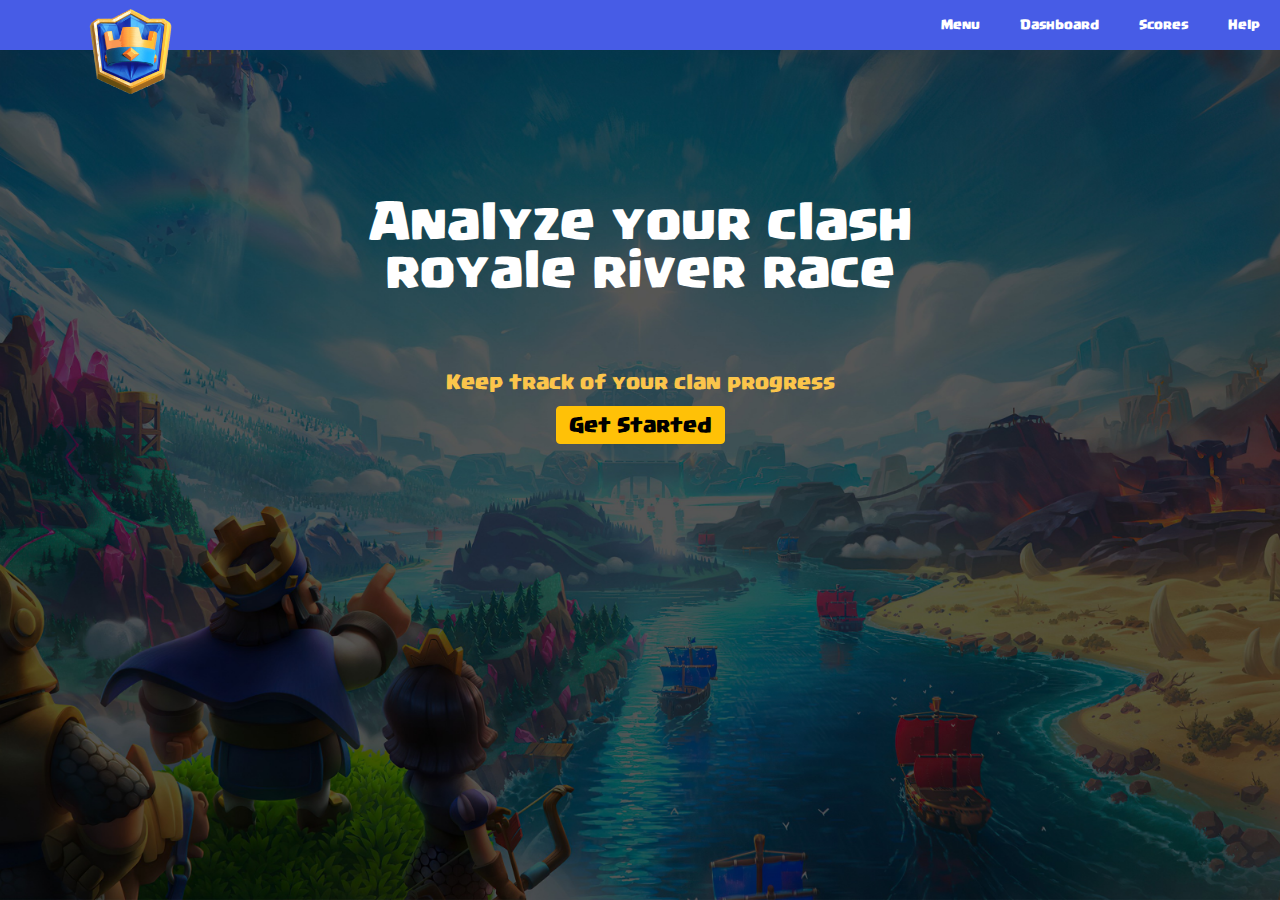
<file: src/www/index.html>
<!DOCTYPE html>
<head>
    <meta charset="utf-8">
    <meta name="viewport" content="width=device-width, initial-scale=1, shrink-to-fit=no">
    <!--css-->
    <link rel="stylesheet" href="https://cdn.jsdelivr.net/npm/bootstrap@4.3.1/dist/css/bootstrap.min.css" integrity="sha384-ggOyR0iXCbMQv3Xipma34MD+dH/1fQ784/j6cY/iJTQUOhcWr7x9JvoRxT2MZw1T" crossorigin="anonymous">
    <link rel="stylesheet" href="css/main.css">
    <title>Clash Royale War Analyzer</title>
</head>
<body class="background-image">
    <nav>
        <ul class="ml-auto">
            <li><a href="pages/help.html">Help</a></li>
            <li><a href="pages/scores.html">Scores</a></li>
            <li><a href="pages/dashboard.html">Dashboard</a></li>
            <li><a href="#top">Menu</a></li>
        </ul>
    </nav>
    <div class="between-sections">
        <img class ='image' src='images/clash-royale.png' width="97px" height="100px">
    </div>
    <div class="content">
        <h1 class="main-title">
            Analyze your clash royale river race
        </h1>
        <div class="text-center">
            <p class="main-paragraph">
                Keep track of your clan progress
            </p>
            <button class="btn btn-warning main-button">
                <a href="pages/dashboard.html">Get Started</a>
            </button>
        </div>
    </div>
    <!--Scripts-->
    <script src="scripts/main.js"></script>
    <script src="https://code.jquery.com/jquery-3.3.1.slim.min.js" integrity="sha384-q8i/X+965DzO0rT7abK41JStQIAqVgRVzpbzo5smXKp4YfRvH+8abtTE1Pi6jizo" crossorigin="anonymous"></script>
    <script src="https://cdn.jsdelivr.net/npm/popper.js@1.14.7/dist/umd/popper.min.js" integrity="sha384-UO2eT0CpHqdSJQ6hJty5KVphtPhzWj9WO1clHTMGa3JDZwrnQq4sF86dIHNDz0W1" crossorigin="anonymous"></script>
    <script src="https://cdn.jsdelivr.net/npm/bootstrap@4.3.1/dist/js/bootstrap.min.js" integrity="sha384-JjSmVgyd0p3pXB1rRibZUAYoIIy6OrQ6VrjIEaFf/nJGzIxFDsf4x0xIM+B07jRM" crossorigin="anonymous"></script>
</body>
</file>
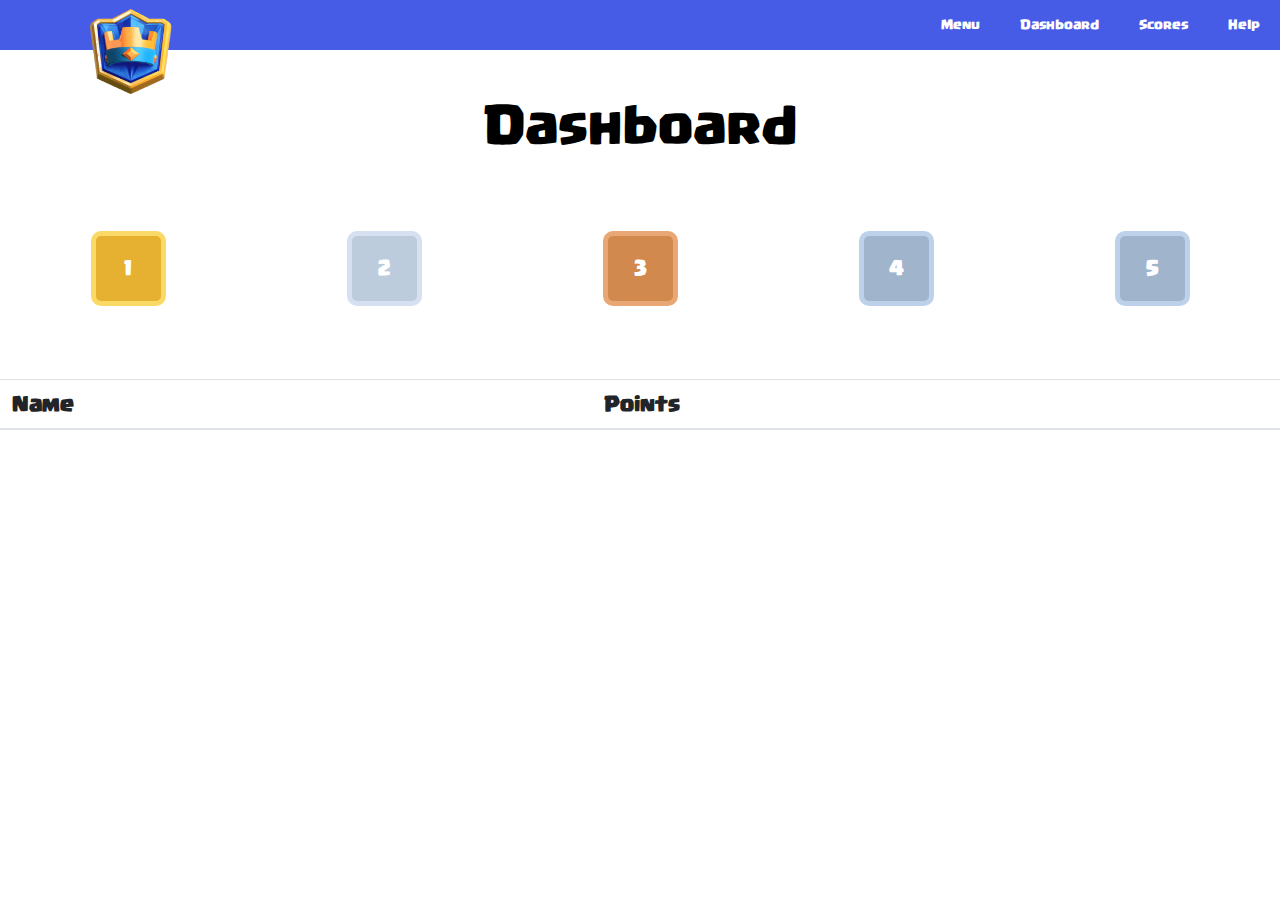
<file: src/www/pages/dashboard.html>
<!DOCTYPE html>
<head>
    <meta charset="utf-8">
    <meta name="viewport" content="width=device-width, initial-scale=1, shrink-to-fit=no">
    <!--css-->
    <link rel="stylesheet" href="https://cdn.jsdelivr.net/npm/bootstrap@4.3.1/dist/css/bootstrap.min.css" integrity="sha384-ggOyR0iXCbMQv3Xipma34MD+dH/1fQ784/j6cY/iJTQUOhcWr7x9JvoRxT2MZw1T" crossorigin="anonymous">
    <link rel="stylesheet" href="../css/main.css">
    <link rel="stylesheet" href="../css/dashboard.css">
    <title>Clash Royale War Analyzer</title>
</head>
<body onload="requestCurrentRiverrace()">
    <nav>
        <ul class="ml-auto">
            <li><a href="help.html">Help</a></li>
            <li><a href="scores.html">Scores</a></li>
            <li><a href="#top">Dashboard</a></li>
            <li><a href="../index.html">Menu</a></li>
        </ul>
    </nav>
    <div class="between-sections">
        <img class ='image' src='../images/clash-royale.png' width="97px" height="100px">
    </div>
    <div class="content">
        <h1 class="up">Dashboard</h1>
        <br>
        <div>
            <table class="leaderboard">
                <thead>
                    <th>
                        <div class="leaderboard-first">1</div>
                    </th>
                    <th>
                        <div class="leaderboard-second">2</div>
                    </th>
                    <th>
                        <div class="leaderboard-third">3</div>
                    </th>
                    <th>
                        <div class="leaderboard-fourth-fifth">4</div>
                    </th>
                    <th>
                        <div class="leaderboard-fourth-fifth">5</div>
                    </th>
                </thead>
                <tbody id="leaderboard">

                </tbody>
            </table>            
        </div>
        <br><br><br>
        <div>
            <table class="table table-striped">
                <thead>
                    <th>
                        Name
                    </th>
                    <th>
                        Points
                    </th>
                </thead>
                <tbody id="participantsList">

                </tbody>
            </table>
            
        </div>
        <div id="current-war">

        </div>
    </div>
    
    <!--Scripts-->
    <script src="../scripts/main.js"></script>
    <script src="https://code.jquery.com/jquery-3.3.1.slim.min.js" integrity="sha384-q8i/X+965DzO0rT7abK41JStQIAqVgRVzpbzo5smXKp4YfRvH+8abtTE1Pi6jizo" crossorigin="anonymous"></script>
    <script src="https://cdn.jsdelivr.net/npm/popper.js@1.14.7/dist/umd/popper.min.js" integrity="sha384-UO2eT0CpHqdSJQ6hJty5KVphtPhzWj9WO1clHTMGa3JDZwrnQq4sF86dIHNDz0W1" crossorigin="anonymous"></script>
    <script src="https://cdn.jsdelivr.net/npm/bootstrap@4.3.1/dist/js/bootstrap.min.js" integrity="sha384-JjSmVgyd0p3pXB1rRibZUAYoIIy6OrQ6VrjIEaFf/nJGzIxFDsf4x0xIM+B07jRM" crossorigin="anonymous"></script>
</body>
</file>
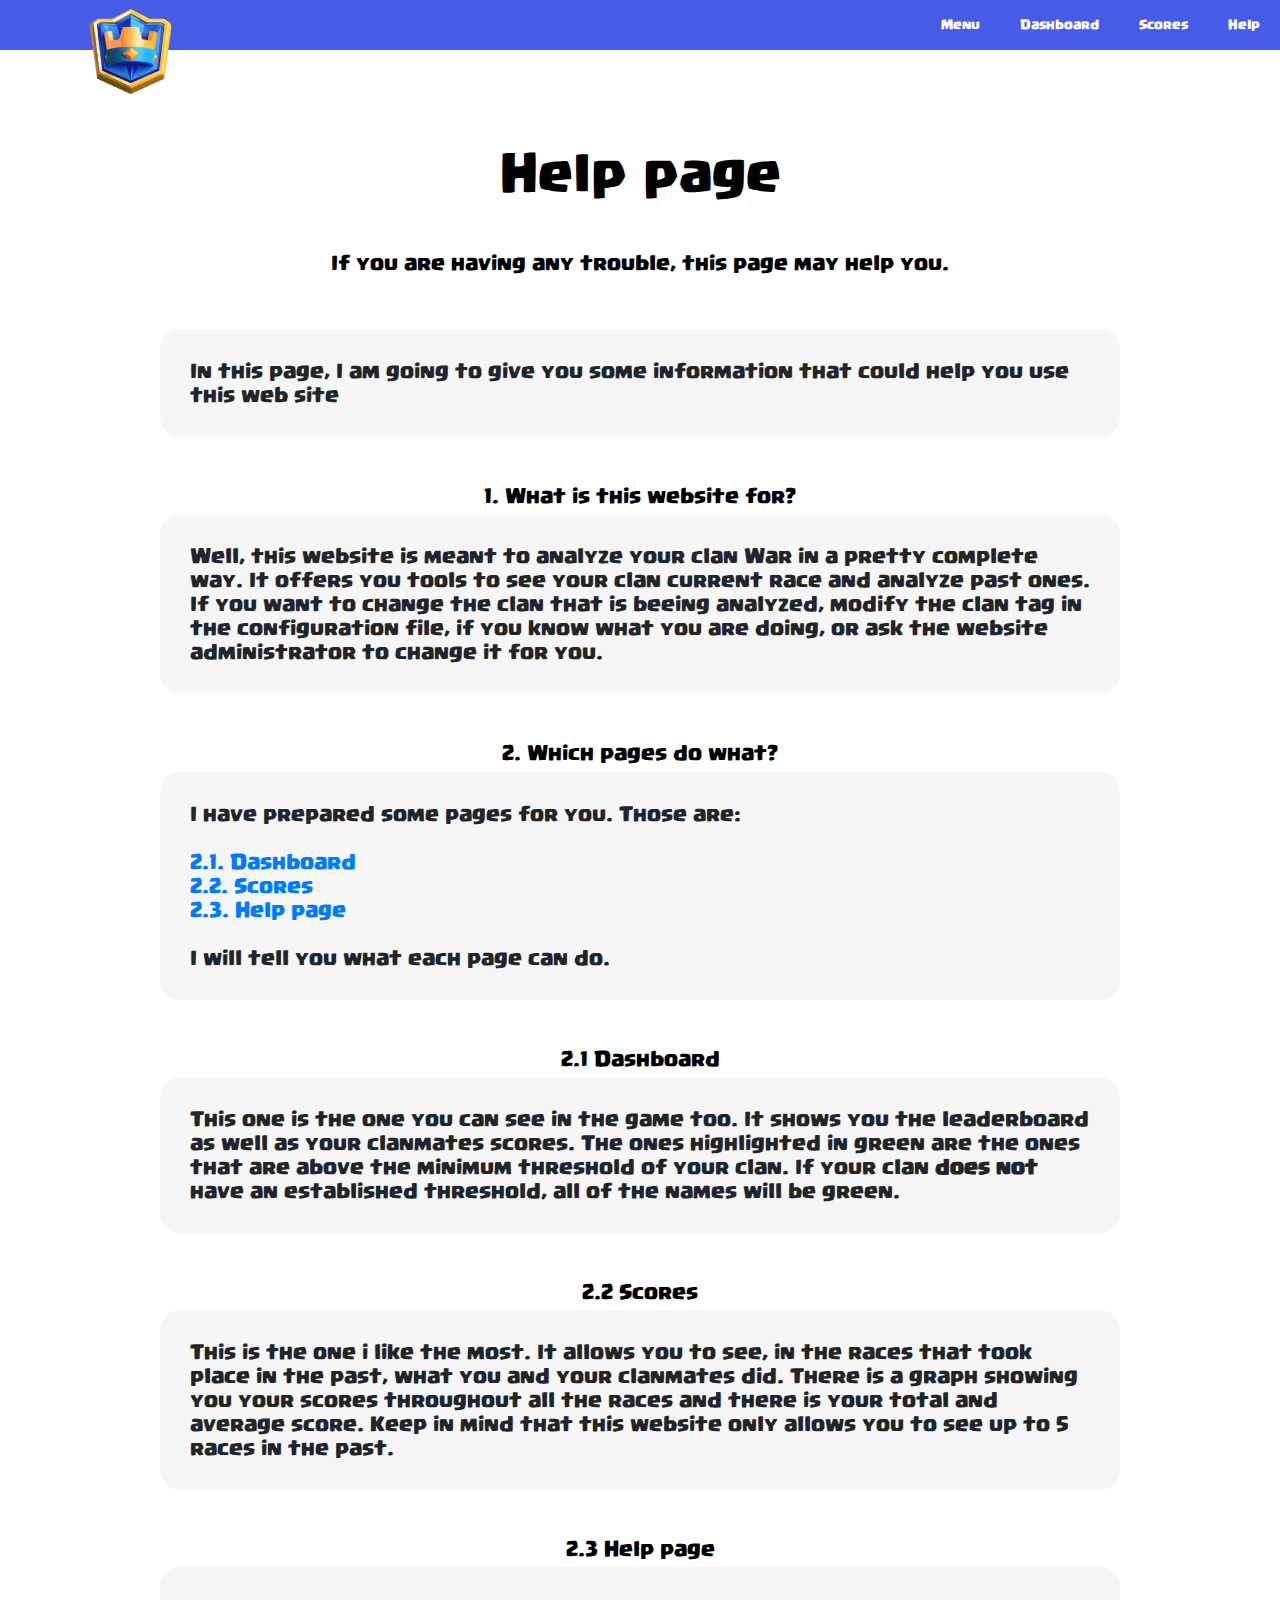
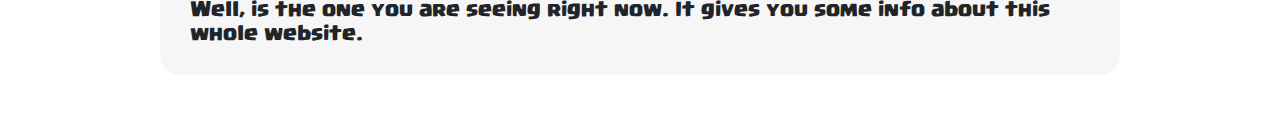
<file: src/www/pages/help.html>
<!DOCTYPE html>
<head>
    <meta charset="utf-8">
    <meta name="viewport" content="width=device-width, initial-scale=1, shrink-to-fit=no">
    <!--css-->
    <link rel="stylesheet" href="https://cdn.jsdelivr.net/npm/bootstrap@4.3.1/dist/css/bootstrap.min.css" integrity="sha384-ggOyR0iXCbMQv3Xipma34MD+dH/1fQ784/j6cY/iJTQUOhcWr7x9JvoRxT2MZw1T" crossorigin="anonymous">
    <link rel="stylesheet" href="../css/main.css">
    <link rel="stylesheet" href="../css/help.css">
    <title>Clash Royale War Analyzer</title>
</head>
<body onload="requestPastData()">
    <nav>
        <ul class="ml-auto">
            <li><a href="#">Help</a></li>
            <li><a href="scores.html">Scores</a></li>
            <li><a href="dashboard.html">Dashboard</a></li>
            <li><a href="../index.html">Menu</a></li>
        </ul>
    </nav>
    <div class="between-sections">
        <img class ='image' src='../images/clash-royale.png' width="97px" height="100px">
    </div>
    <div class="content">
        <div class="inner-content">
            <h1>Help page</h1>
            <br><br>
            <h6>If you are having any trouble, this page may help you.</h6>
            <br><br>
            <p>
                In this page, I am going to give you some information
                that could help you use this web site
            </p>
            <h6>1. What is this website for?</h6>
            <p>
                Well, this website is meant to analyze your clan War
                in a pretty complete way. It offers you tools to see
                your clan current race and analyze past ones. If you
                want to change the clan that is beeing analyzed, modify
                the clan tag in the configuration file, if you know 
                what you are doing, or ask the website administrator
                to change it for you.
            </p>
            <h6>2. Which pages do what?</h6>
            <p>
                I have prepared some pages for you. Those are:<br><br>
                <span>
                    <a href="#dashboard">2.1. Dashboard</a><br>
                    <a href="#scores">2.2. Scores</a><br>
                    <a href="#help">2.3. Help page</a><br><br>
                </span>
                I will tell you what each page can do.
            </p>
            <h6 id="dashboard">2.1 Dashboard</h6>
            <p>
                This one is the
                one you can see in the game too. It shows you the leaderboard
                as well as your clanmates scores. The ones highlighted in green
                are the ones that are above the minimum threshold of your clan. If
                your clan <b>does not</b> have an established threshold, all of
                the names will be green.
            </p>
            <h6 id="scores">2.2 Scores</h6>
            <p>
                This is the one i like the most. It allows you to see,
                in the races that took place in the past, what you and 
                your clanmates did. There is a graph showing you
                your scores throughout all the races and there is
                your total and average score. Keep in mind that this website
                only allows you to see up to 5 races in the past.
            </p>
            <h6 id="help">2.3 Help page</h6>
            <p>
                Well, is the one you are seeing right now. It gives you some
                info about this whole website.
            </p>
        </div>
    </div>
    <!--Scripts-->
    <script src="https://cdn.jsdelivr.net/npm/bootstrap@4.3.1/dist/js/bootstrap.min.js" integrity="sha384-JjSmVgyd0p3pXB1rRibZUAYoIIy6OrQ6VrjIEaFf/nJGzIxFDsf4x0xIM+B07jRM" crossorigin="anonymous"></script>
    <script src="https://cdn.jsdelivr.net/npm/popper.js@1.14.7/dist/umd/popper.min.js" integrity="sha384-UO2eT0CpHqdSJQ6hJty5KVphtPhzWj9WO1clHTMGa3JDZwrnQq4sF86dIHNDz0W1" crossorigin="anonymous"></script>
</body>
</file>
<file: src/www/css/main.css>
*{
    box-sizing: border-box;
    font-family: "clash-royale";
}

nav{
    background-color: #475CE6;
    height: 50px;
    width: 100%;
    float: right;
}

nav ul{
    width: 100%;
    list-style-type: none;
    overflow: hidden;
    margin: 0;
    padding: 0;
    flex: 1;
    text-align: right;
}

li{
    display: inline;
    float: right;
    padding-left: 20px;
    padding-right: 20px;
    height: 50px;
    line-height: 50px;
}

li a{
    display: block;
    color: white;
    text-align: center;
    text-decoration: none;
    font-size: 10px;
}

li a:hover{
    color: white;
    text-decoration: none;
}

li:hover{
    background-color: #428CFC;
}

.between-sections {
    display: inline-block;
    text-align: center;
    width: 100%;
    transform: translate(-40%, -50%);
}

h1{
    text-align: center;
    color: white;
}

.main-title{
    transform: translate(+50%, +50%);
    width: 50%;
    display: block;
}

body{
    height: 100%
}

.background-image{
    background: url(../images/clan-wars.jpg) no-repeat center center fixed; 
    -webkit-background-size: cover;
    -moz-background-size: cover;
    -o-background-size: cover;
    background-size: cover;
}

.main-div{
    width: 100%;
}

.main-paragraph{
    text-align: center;
    color:#FBC54B;
    transform: translate(+50%, +100%);
    margin-top: 100px;
    width: 50%;
}

button a, button a:hover{
    text-decoration: none;
    color: black;
}

.main-button{
    margin-top: 20px;
}

@font-face {
    font-family: "clash-royale";
    src: url("../font/font.otf");
}
</file>
<file: src/www/css/dashboard.css>
.up{
    color: black;
    transform: translateY(-100%);
}

h1{
    color: black;
}

.leaderboard{
    width: 100%;
}

.leaderboard th{
    width: 20%;
}

.leaderboard td{
    text-align: center;
    padding: 10px;
}

[class^='leaderboard-']{
    width: 50%;
    margin: 0 auto;
}

.leaderboard-first{
    width: 75px;
    height: 75px;
    background-color: #e6b131;
    border-radius: 10px;
    color: white;
    text-align: center;
    line-height: 65px;
    border: 5px solid #fad966;
}

.leaderboard-second{
    width: 75px;
    height: 75px;
    background-color: #bcccdc;
    border-radius: 10px;
    color: white;
    text-align: center;
    line-height: 65px;
    border: 5px solid #d7e0f1;
}

.leaderboard-third{
    width: 75px;
    height: 75px;
    background-color: #d1894e;
    border-radius: 10px;
    color: white;
    text-align: center;
    line-height: 65px;
    border: 5px solid #e9a775;
}

.leaderboard-fourth-fifth{
    width: 75px;
    height: 75px;
    background-color: #a0b4cc;
    border-radius: 10px;
    color: white;
    text-align: center;
    line-height: 65px;
    border: 5px solid #bdd1ea;
}
</file>
<file: src/www/css/help.css>
h1, h6{
    color: black;
    text-align: center;
}

.inner-content{
    width: 75%;
    display: block;
    margin: 0 auto;
}

p{
    width: 100%;
    padding: 30px;
    border-radius: 20px;
    background-color: #f6f6f6;
    margin-bottom: 50px;
}

span{
    text-align: center;
}
</file>
